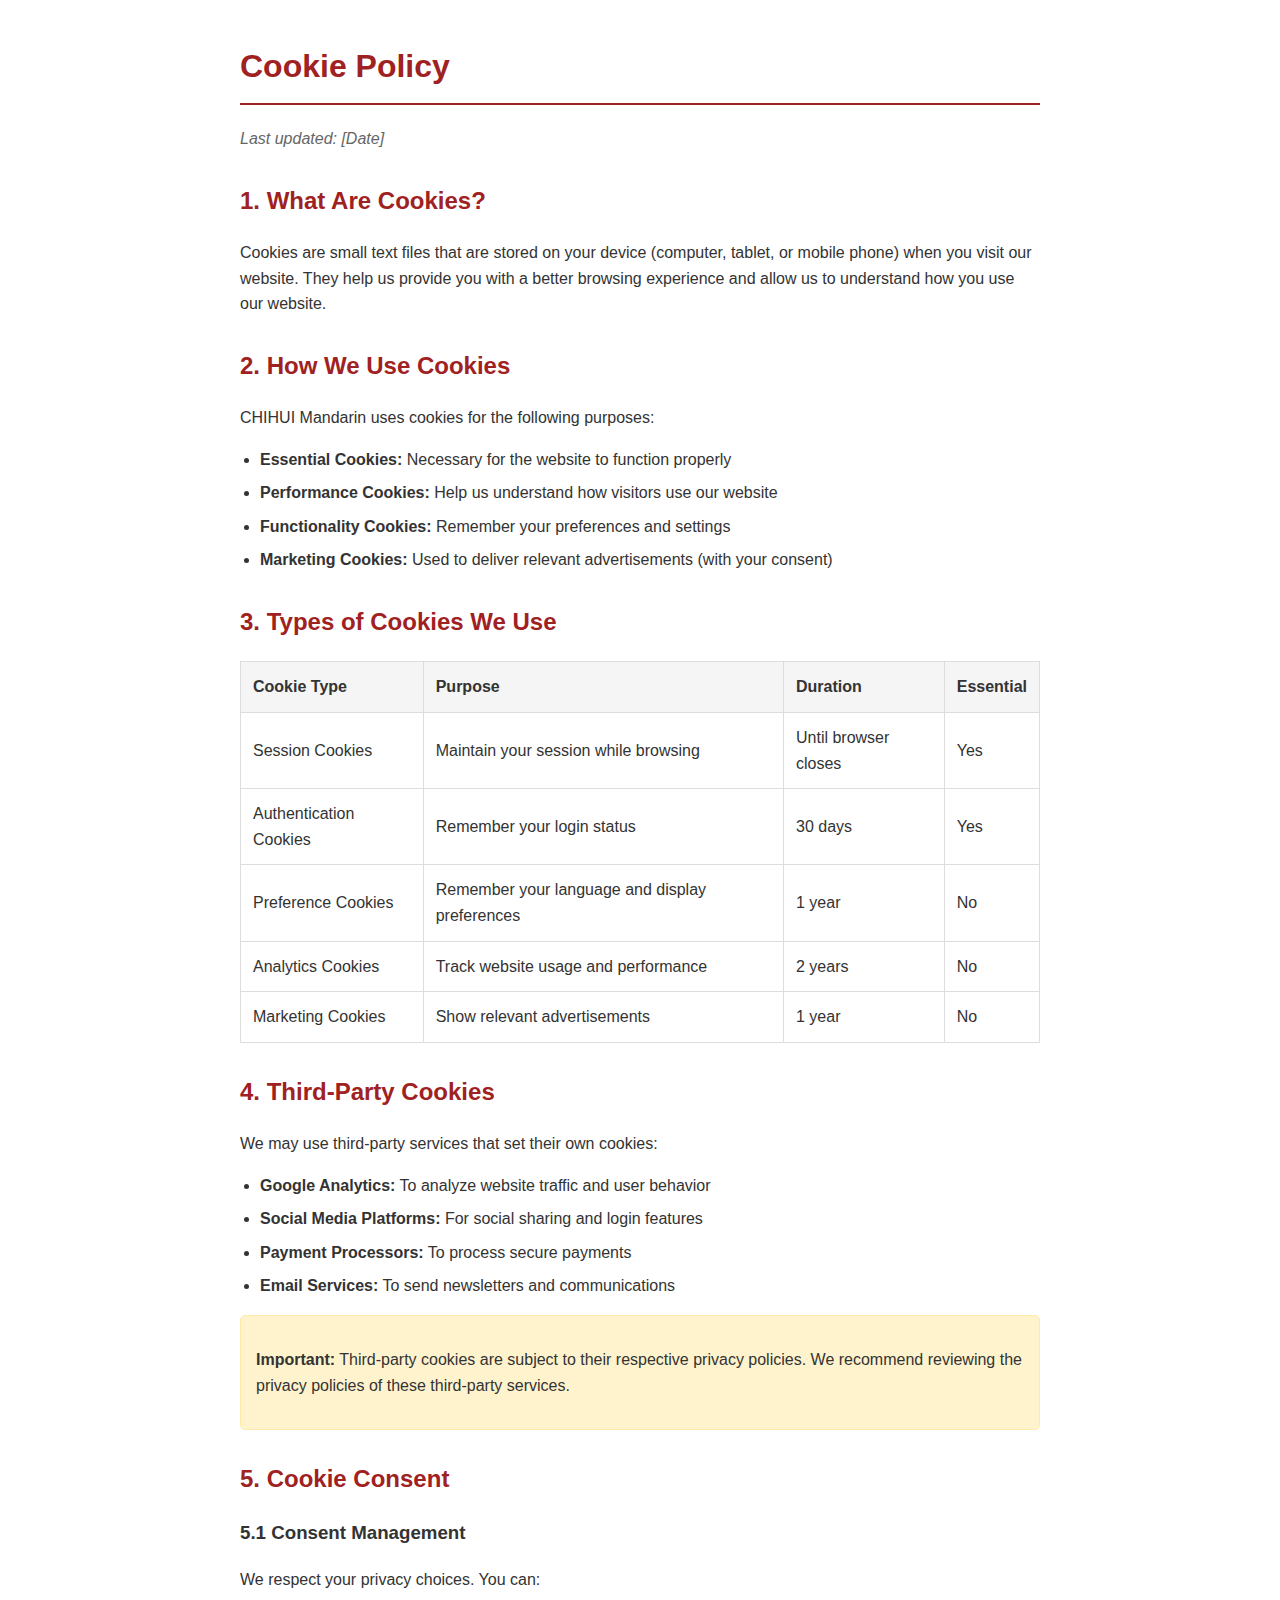
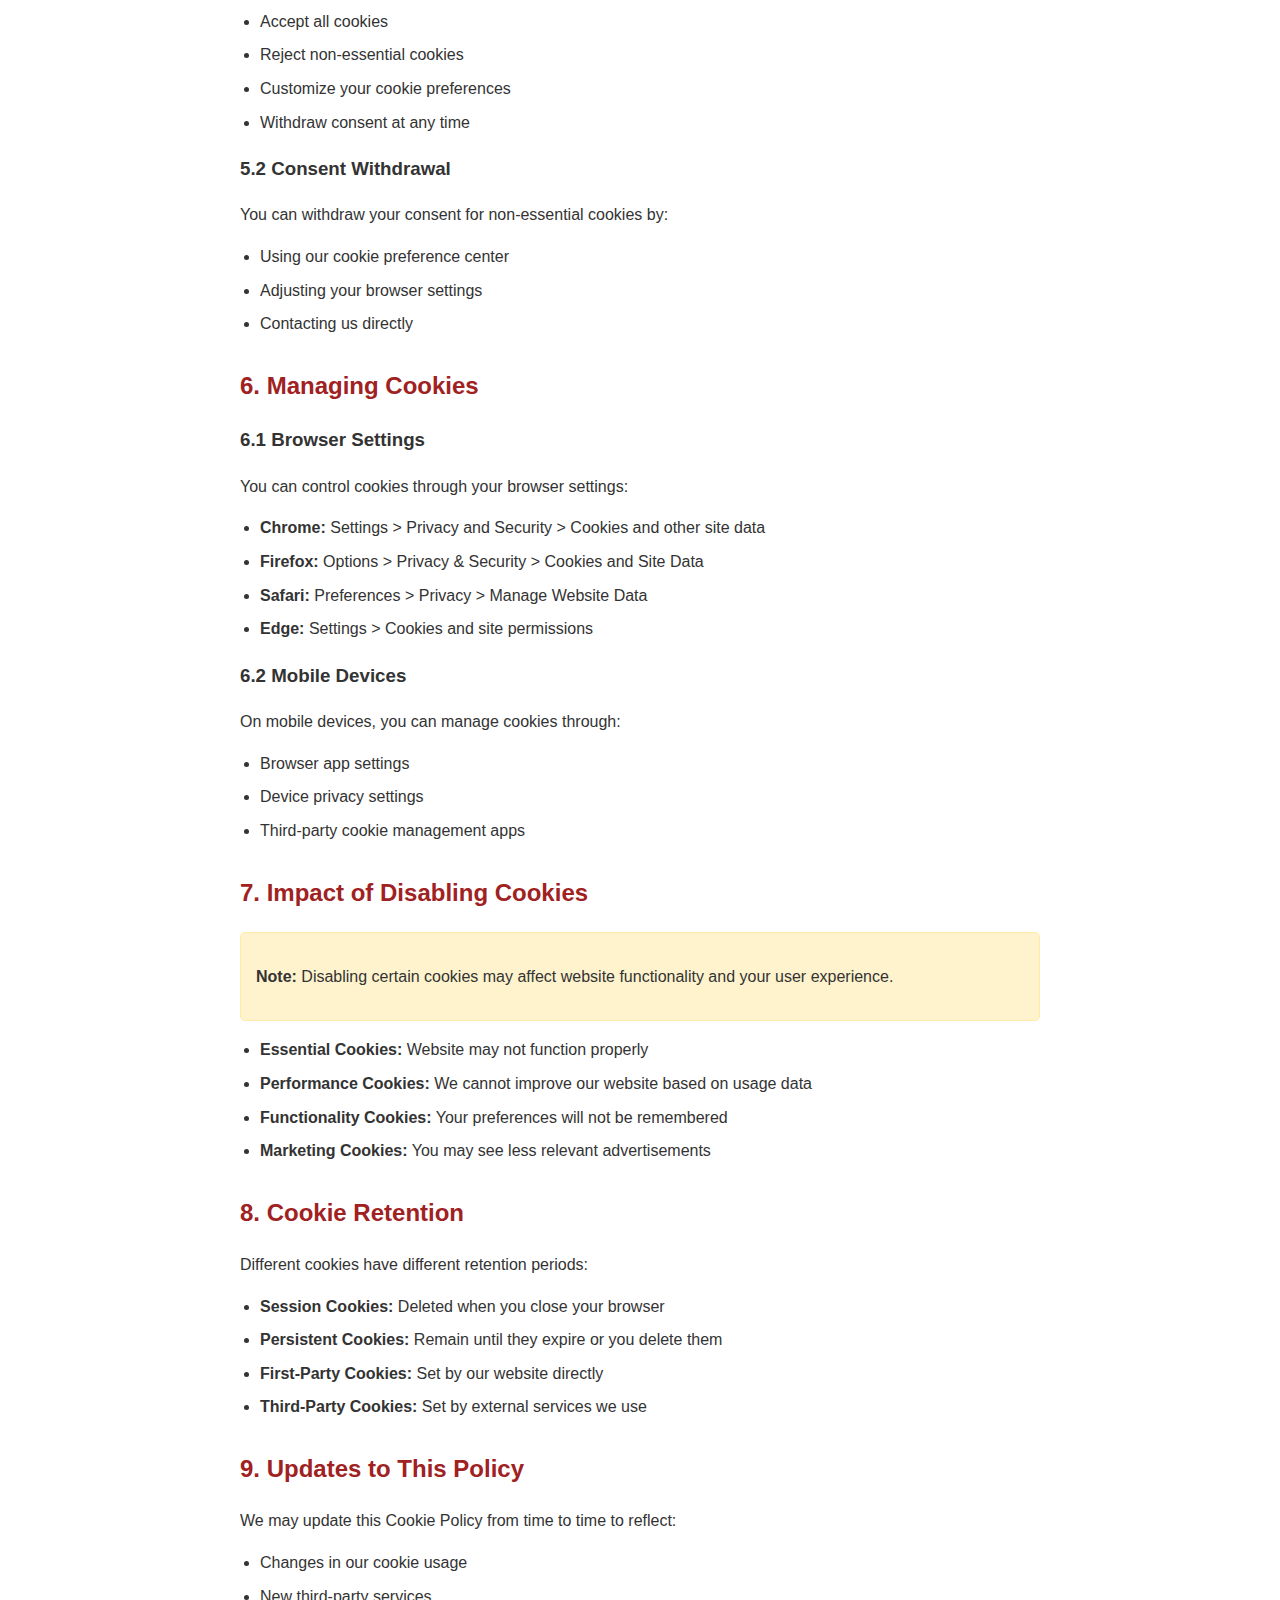
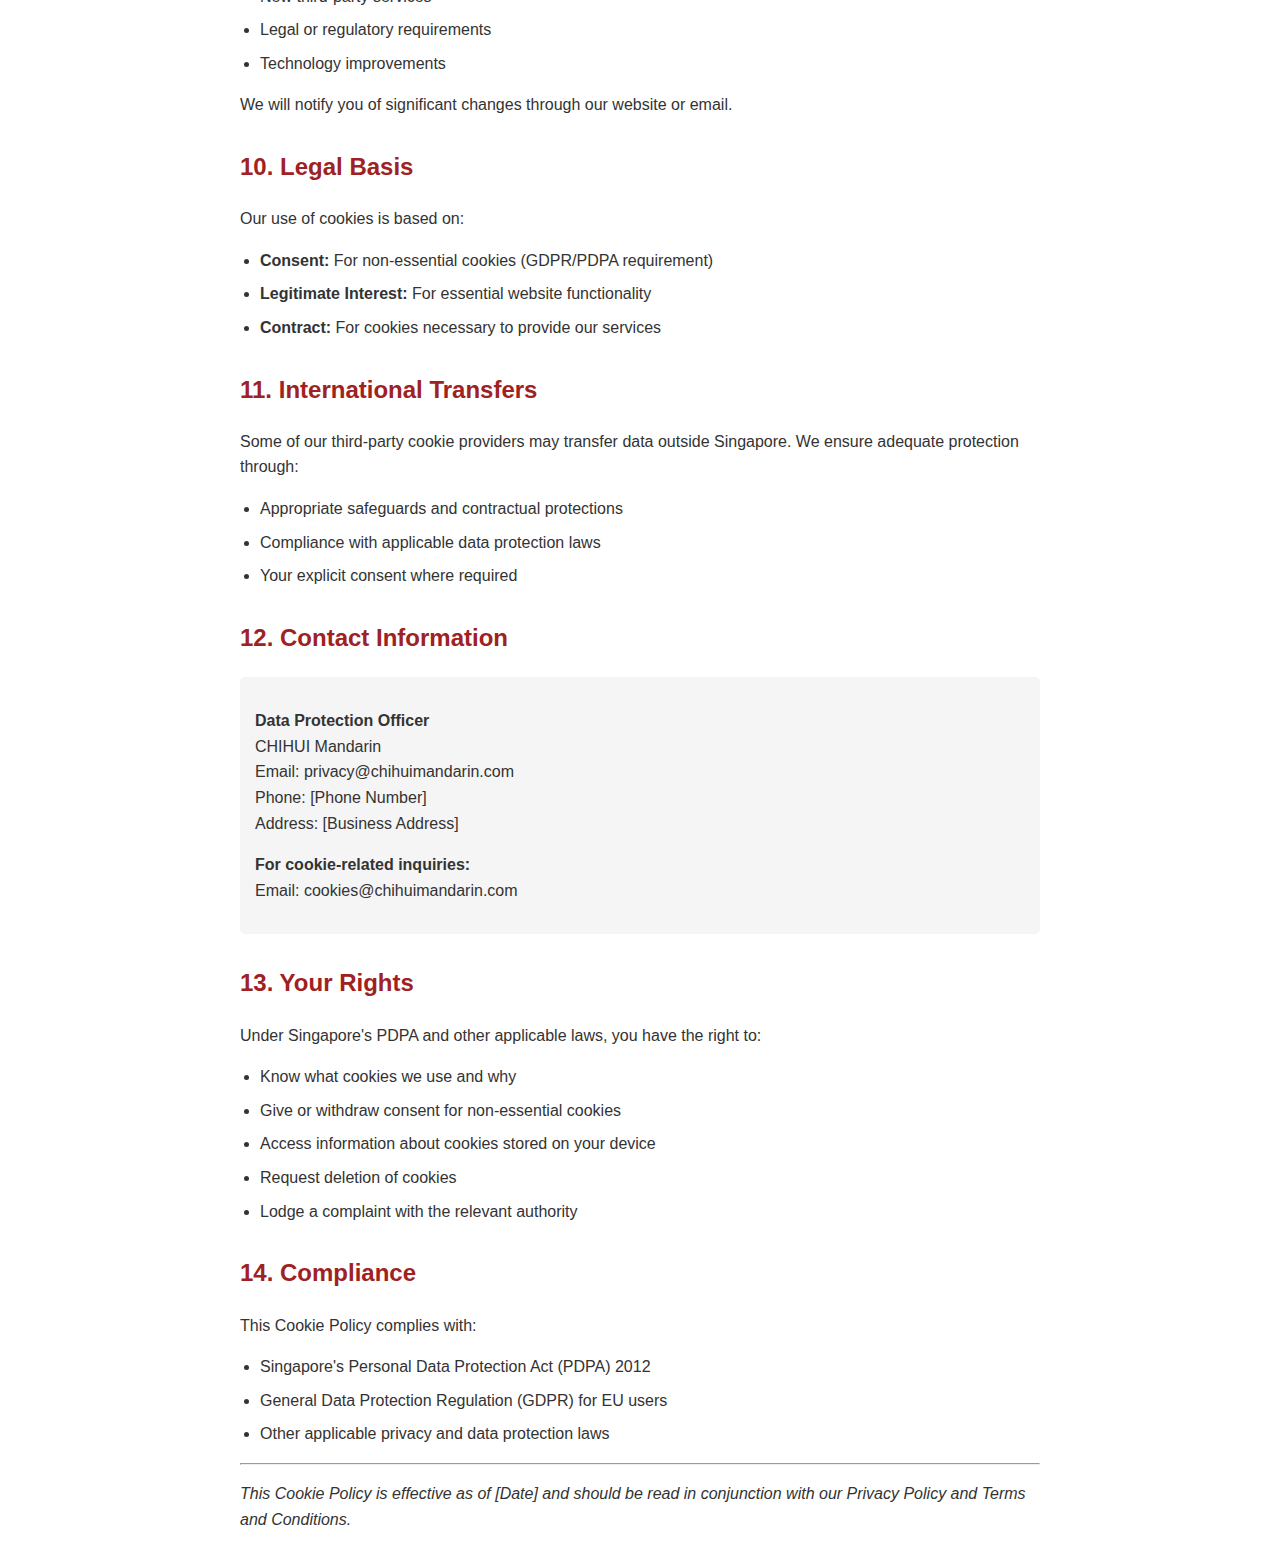
<file: cookie-policy.html>
<!DOCTYPE html>
<html lang="en">
<head>
    <meta charset="UTF-8">
    <meta name="viewport" content="width=device-width, initial-scale=1.0">
    <title>Cookie Policy - CHIHUI Mandarin</title>
    <style>
        body {
            font-family: Arial, sans-serif;
            line-height: 1.6;
            max-width: 800px;
            margin: 0 auto;
            padding: 20px;
            color: #333;
        }
        h1 {
            color: #9f2122;
            border-bottom: 2px solid #9f2122;
            padding-bottom: 10px;
        }
        h2 {
            color: #9f2122;
            margin-top: 30px;
        }
        .contact-info {
            background-color: #f5f5f5;
            padding: 15px;
            border-radius: 5px;
            margin: 20px 0;
        }
        .last-updated {
            font-style: italic;
            color: #666;
            margin-bottom: 20px;
        }
        ul {
            padding-left: 20px;
        }
        li {
            margin-bottom: 8px;
        }
        .cookie-table {
            width: 100%;
            border-collapse: collapse;
            margin: 20px 0;
        }
        .cookie-table th,
        .cookie-table td {
            border: 1px solid #ddd;
            padding: 12px;
            text-align: left;
        }
        .cookie-table th {
            background-color: #f5f5f5;
            font-weight: bold;
        }
        .important {
            background-color: #fff3cd;
            border: 1px solid #ffeaa7;
            padding: 15px;
            border-radius: 5px;
            margin: 15px 0;
        }
    </style>
</head>
<body>
    <h1>Cookie Policy</h1>
    <p class="last-updated">Last updated: [Date]</p>

    <h2>1. What Are Cookies?</h2>
    <p>Cookies are small text files that are stored on your device (computer, tablet, or mobile phone) when you visit our website. They help us provide you with a better browsing experience and allow us to understand how you use our website.</p>

    <h2>2. How We Use Cookies</h2>
    <p>CHIHUI Mandarin uses cookies for the following purposes:</p>
    <ul>
        <li><strong>Essential Cookies:</strong> Necessary for the website to function properly</li>
        <li><strong>Performance Cookies:</strong> Help us understand how visitors use our website</li>
        <li><strong>Functionality Cookies:</strong> Remember your preferences and settings</li>
        <li><strong>Marketing Cookies:</strong> Used to deliver relevant advertisements (with your consent)</li>
    </ul>

    <h2>3. Types of Cookies We Use</h2>
    <table class="cookie-table">
        <thead>
            <tr>
                <th>Cookie Type</th>
                <th>Purpose</th>
                <th>Duration</th>
                <th>Essential</th>
            </tr>
        </thead>
        <tbody>
            <tr>
                <td>Session Cookies</td>
                <td>Maintain your session while browsing</td>
                <td>Until browser closes</td>
                <td>Yes</td>
            </tr>
            <tr>
                <td>Authentication Cookies</td>
                <td>Remember your login status</td>
                <td>30 days</td>
                <td>Yes</td>
            </tr>
            <tr>
                <td>Preference Cookies</td>
                <td>Remember your language and display preferences</td>
                <td>1 year</td>
                <td>No</td>
            </tr>
            <tr>
                <td>Analytics Cookies</td>
                <td>Track website usage and performance</td>
                <td>2 years</td>
                <td>No</td>
            </tr>
            <tr>
                <td>Marketing Cookies</td>
                <td>Show relevant advertisements</td>
                <td>1 year</td>
                <td>No</td>
            </tr>
        </tbody>
    </table>

    <h2>4. Third-Party Cookies</h2>
    <p>We may use third-party services that set their own cookies:</p>
    <ul>
        <li><strong>Google Analytics:</strong> To analyze website traffic and user behavior</li>
        <li><strong>Social Media Platforms:</strong> For social sharing and login features</li>
        <li><strong>Payment Processors:</strong> To process secure payments</li>
        <li><strong>Email Services:</strong> To send newsletters and communications</li>
    </ul>

    <div class="important">
        <p><strong>Important:</strong> Third-party cookies are subject to their respective privacy policies. We recommend reviewing the privacy policies of these third-party services.</p>
    </div>

    <h2>5. Cookie Consent</h2>
    <h3>5.1 Consent Management</h3>
    <p>We respect your privacy choices. You can:</p>
    <ul>
        <li>Accept all cookies</li>
        <li>Reject non-essential cookies</li>
        <li>Customize your cookie preferences</li>
        <li>Withdraw consent at any time</li>
    </ul>

    <h3>5.2 Consent Withdrawal</h3>
    <p>You can withdraw your consent for non-essential cookies by:</p>
    <ul>
        <li>Using our cookie preference center</li>
        <li>Adjusting your browser settings</li>
        <li>Contacting us directly</li>
    </ul>

    <h2>6. Managing Cookies</h2>
    <h3>6.1 Browser Settings</h3>
    <p>You can control cookies through your browser settings:</p>
    <ul>
        <li><strong>Chrome:</strong> Settings > Privacy and Security > Cookies and other site data</li>
        <li><strong>Firefox:</strong> Options > Privacy & Security > Cookies and Site Data</li>
        <li><strong>Safari:</strong> Preferences > Privacy > Manage Website Data</li>
        <li><strong>Edge:</strong> Settings > Cookies and site permissions</li>
    </ul>

    <h3>6.2 Mobile Devices</h3>
    <p>On mobile devices, you can manage cookies through:</p>
    <ul>
        <li>Browser app settings</li>
        <li>Device privacy settings</li>
        <li>Third-party cookie management apps</li>
    </ul>

    <h2>7. Impact of Disabling Cookies</h2>
    <div class="important">
        <p><strong>Note:</strong> Disabling certain cookies may affect website functionality and your user experience.</p>
    </div>
    <ul>
        <li><strong>Essential Cookies:</strong> Website may not function properly</li>
        <li><strong>Performance Cookies:</strong> We cannot improve our website based on usage data</li>
        <li><strong>Functionality Cookies:</strong> Your preferences will not be remembered</li>
        <li><strong>Marketing Cookies:</strong> You may see less relevant advertisements</li>
    </ul>

    <h2>8. Cookie Retention</h2>
    <p>Different cookies have different retention periods:</p>
    <ul>
        <li><strong>Session Cookies:</strong> Deleted when you close your browser</li>
        <li><strong>Persistent Cookies:</strong> Remain until they expire or you delete them</li>
        <li><strong>First-Party Cookies:</strong> Set by our website directly</li>
        <li><strong>Third-Party Cookies:</strong> Set by external services we use</li>
    </ul>

    <h2>9. Updates to This Policy</h2>
    <p>We may update this Cookie Policy from time to time to reflect:</p>
    <ul>
        <li>Changes in our cookie usage</li>
        <li>New third-party services</li>
        <li>Legal or regulatory requirements</li>
        <li>Technology improvements</li>
    </ul>
    <p>We will notify you of significant changes through our website or email.</p>

    <h2>10. Legal Basis</h2>
    <p>Our use of cookies is based on:</p>
    <ul>
        <li><strong>Consent:</strong> For non-essential cookies (GDPR/PDPA requirement)</li>
        <li><strong>Legitimate Interest:</strong> For essential website functionality</li>
        <li><strong>Contract:</strong> For cookies necessary to provide our services</li>
    </ul>

    <h2>11. International Transfers</h2>
    <p>Some of our third-party cookie providers may transfer data outside Singapore. We ensure adequate protection through:</p>
    <ul>
        <li>Appropriate safeguards and contractual protections</li>
        <li>Compliance with applicable data protection laws</li>
        <li>Your explicit consent where required</li>
    </ul>

    <h2>12. Contact Information</h2>
    <div class="contact-info">
        <p><strong>Data Protection Officer</strong><br>
        CHIHUI Mandarin<br>
        Email: privacy@chihuimandarin.com<br>
        Phone: [Phone Number]<br>
        Address: [Business Address]</p>
        
        <p><strong>For cookie-related inquiries:</strong><br>
        Email: cookies@chihuimandarin.com</p>
    </div>

    <h2>13. Your Rights</h2>
    <p>Under Singapore's PDPA and other applicable laws, you have the right to:</p>
    <ul>
        <li>Know what cookies we use and why</li>
        <li>Give or withdraw consent for non-essential cookies</li>
        <li>Access information about cookies stored on your device</li>
        <li>Request deletion of cookies</li>
        <li>Lodge a complaint with the relevant authority</li>
    </ul>

    <h2>14. Compliance</h2>
    <p>This Cookie Policy complies with:</p>
    <ul>
        <li>Singapore's Personal Data Protection Act (PDPA) 2012</li>
        <li>General Data Protection Regulation (GDPR) for EU users</li>
        <li>Other applicable privacy and data protection laws</li>
    </ul>

    <hr>
    <p><em>This Cookie Policy is effective as of [Date] and should be read in conjunction with our Privacy Policy and Terms and Conditions.</em></p>
</body>
</html>
</file>
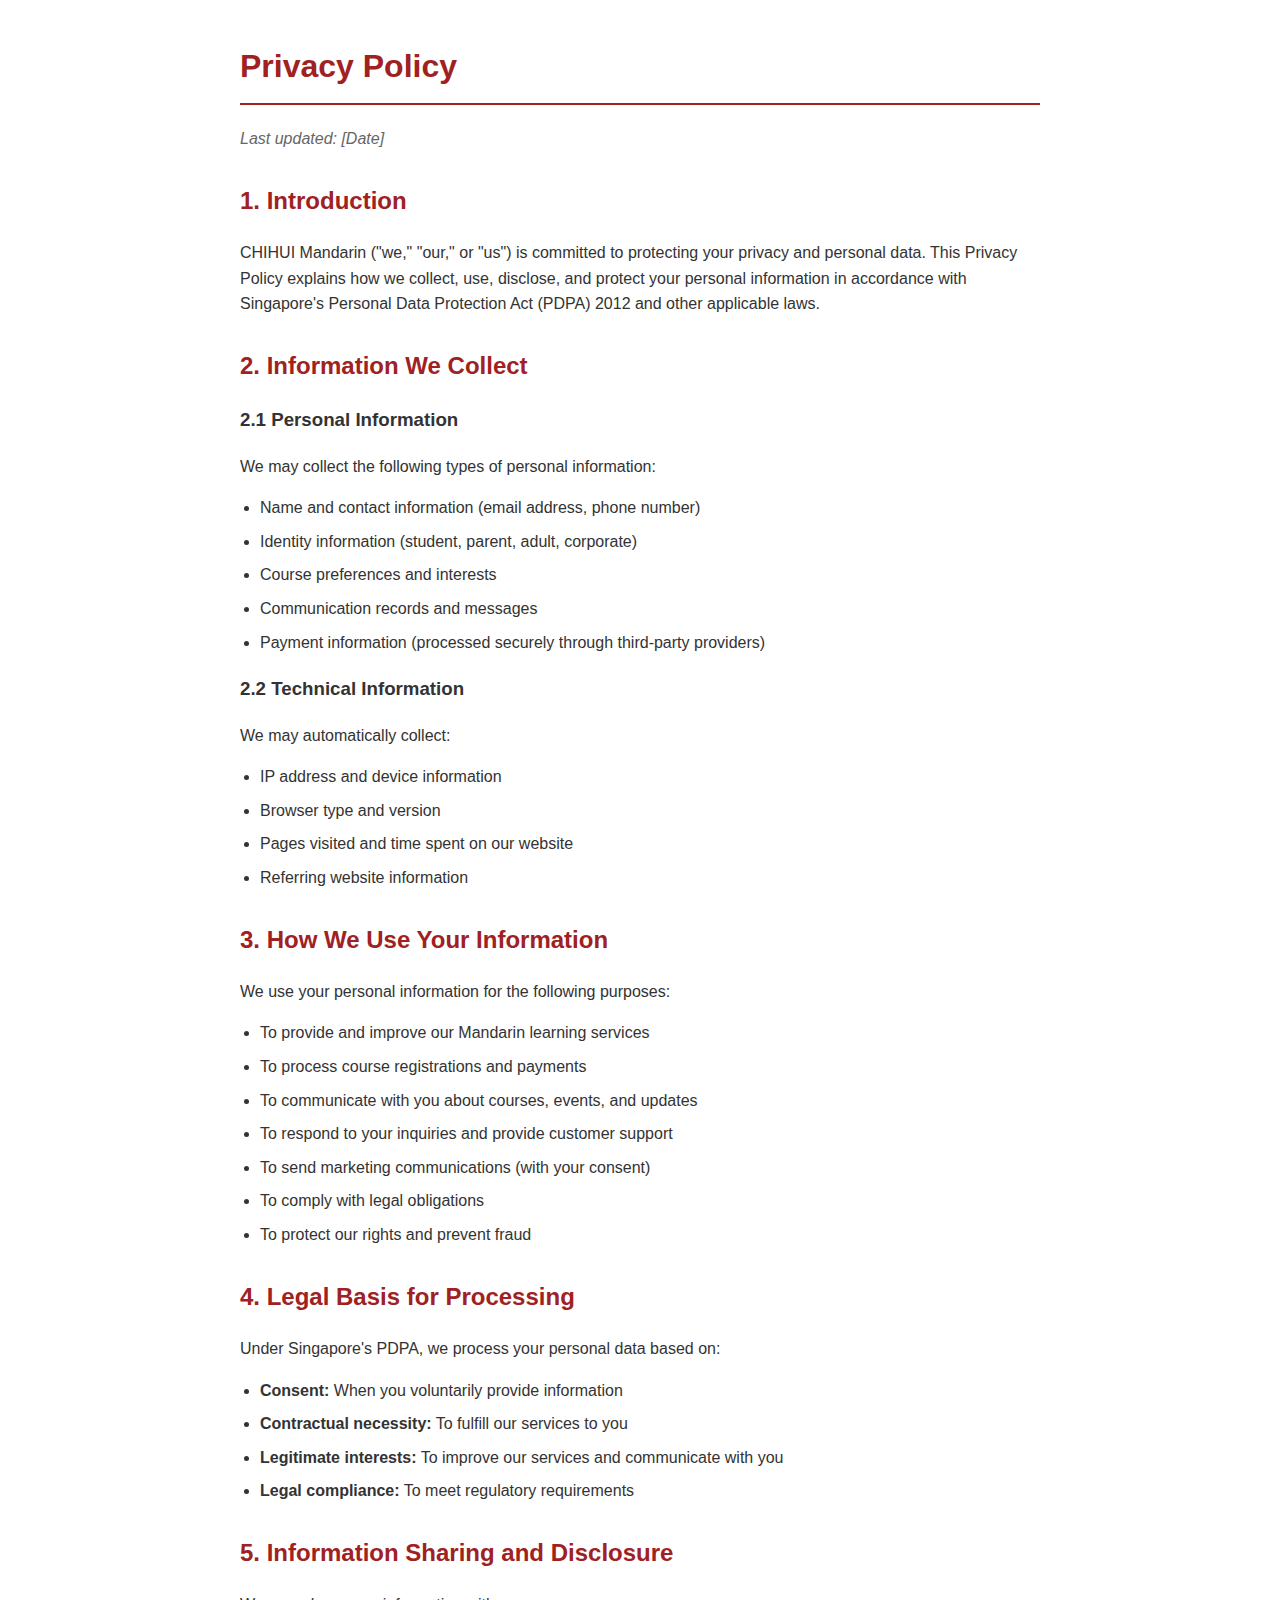
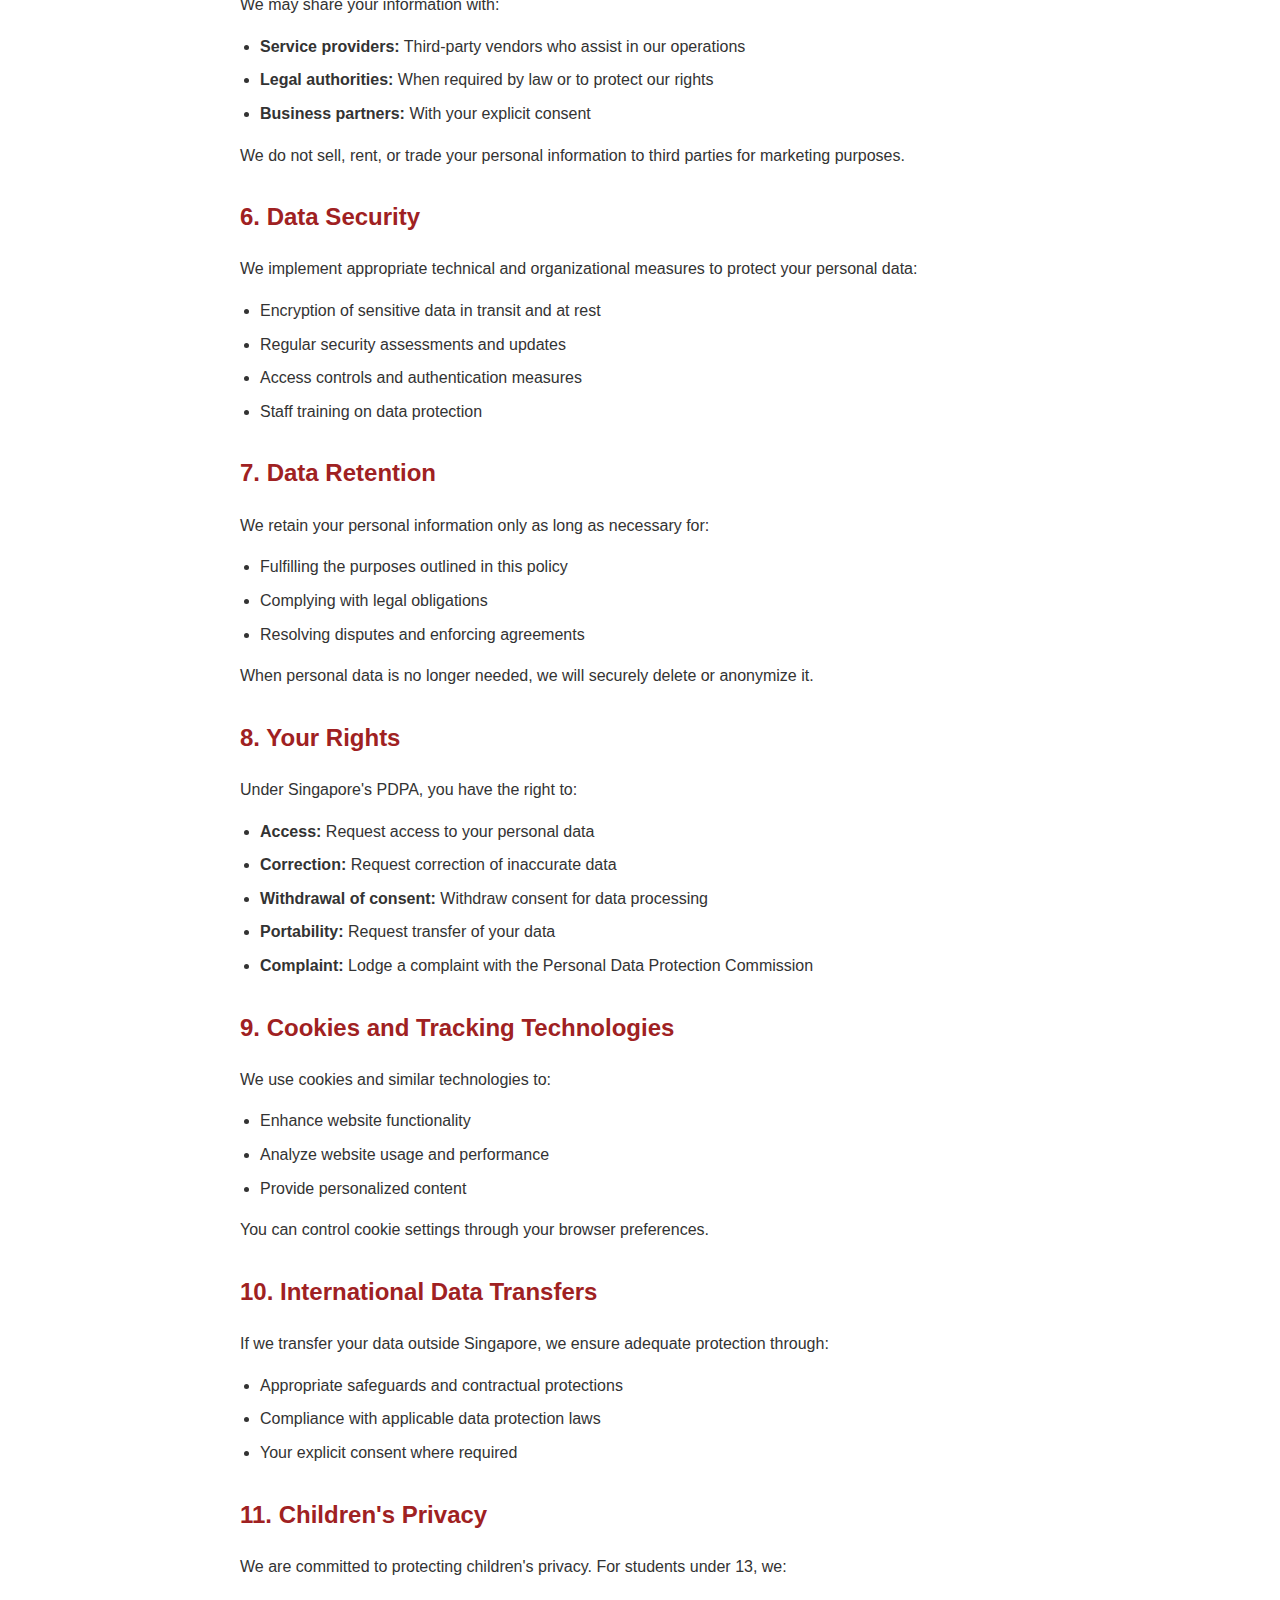
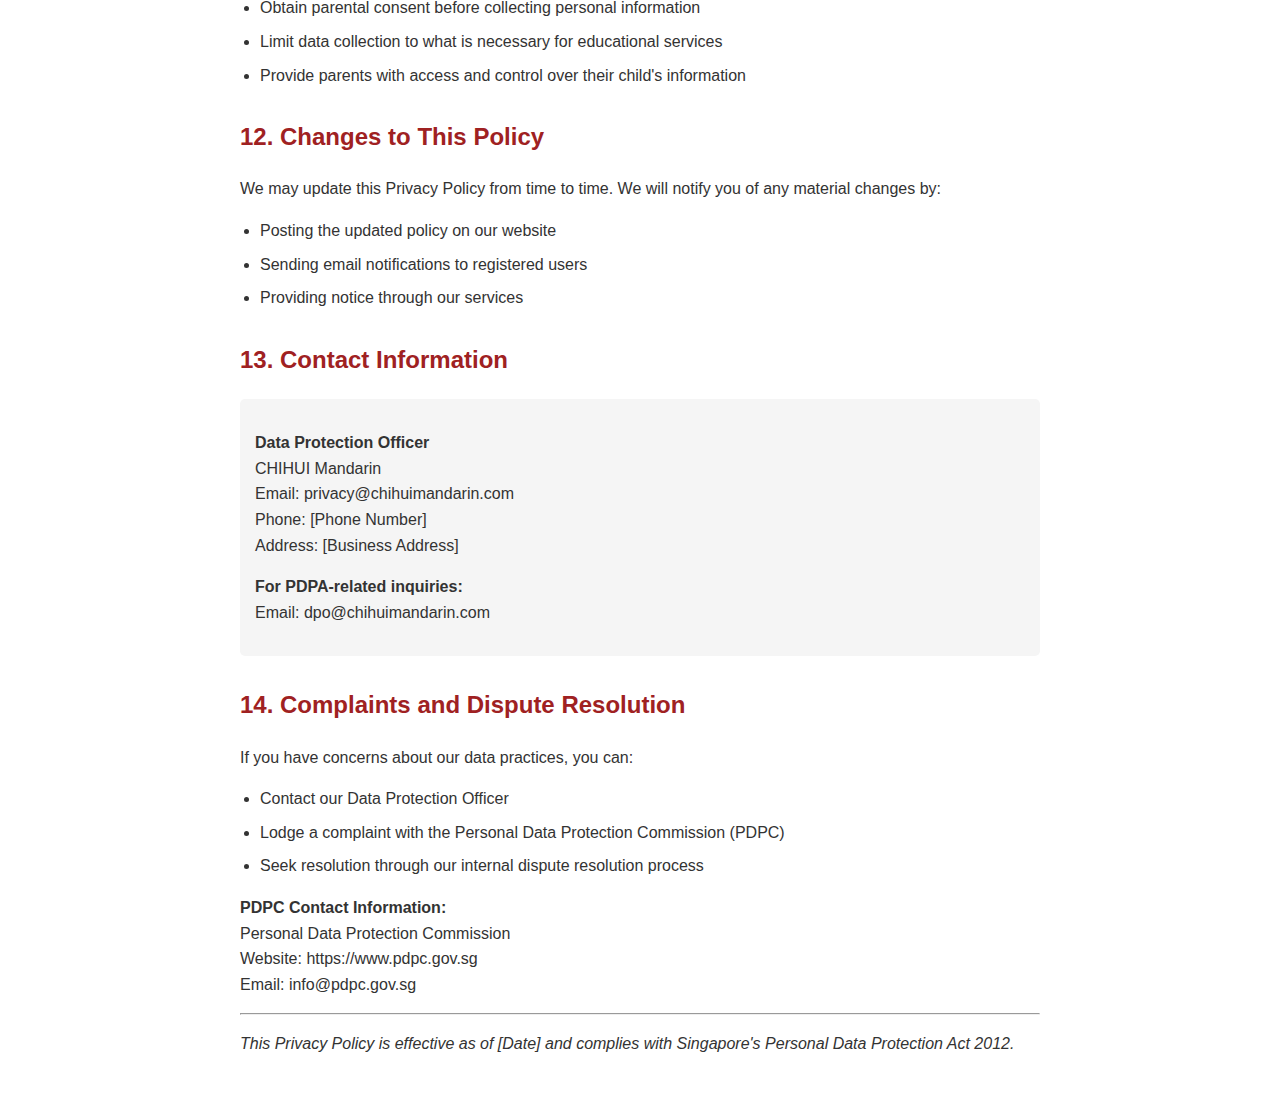
<file: privacy-policy.html>
<!DOCTYPE html>
<html lang="en">
<head>
    <meta charset="UTF-8">
    <meta name="viewport" content="width=device-width, initial-scale=1.0">
    <title>Privacy Policy - CHIHUI Mandarin</title>
    <style>
        body {
            font-family: Arial, sans-serif;
            line-height: 1.6;
            max-width: 800px;
            margin: 0 auto;
            padding: 20px;
            color: #333;
        }
        h1 {
            color: #9f2122;
            border-bottom: 2px solid #9f2122;
            padding-bottom: 10px;
        }
        h2 {
            color: #9f2122;
            margin-top: 30px;
        }
        .contact-info {
            background-color: #f5f5f5;
            padding: 15px;
            border-radius: 5px;
            margin: 20px 0;
        }
        .last-updated {
            font-style: italic;
            color: #666;
            margin-bottom: 20px;
        }
        ul {
            padding-left: 20px;
        }
        li {
            margin-bottom: 8px;
        }
    </style>
</head>
<body>
    <h1>Privacy Policy</h1>
    <p class="last-updated">Last updated: [Date]</p>

    <h2>1. Introduction</h2>
    <p>CHIHUI Mandarin ("we," "our," or "us") is committed to protecting your privacy and personal data. This Privacy Policy explains how we collect, use, disclose, and protect your personal information in accordance with Singapore's Personal Data Protection Act (PDPA) 2012 and other applicable laws.</p>

    <h2>2. Information We Collect</h2>
    <h3>2.1 Personal Information</h3>
    <p>We may collect the following types of personal information:</p>
    <ul>
        <li>Name and contact information (email address, phone number)</li>
        <li>Identity information (student, parent, adult, corporate)</li>
        <li>Course preferences and interests</li>
        <li>Communication records and messages</li>
        <li>Payment information (processed securely through third-party providers)</li>
    </ul>

    <h3>2.2 Technical Information</h3>
    <p>We may automatically collect:</p>
    <ul>
        <li>IP address and device information</li>
        <li>Browser type and version</li>
        <li>Pages visited and time spent on our website</li>
        <li>Referring website information</li>
    </ul>

    <h2>3. How We Use Your Information</h2>
    <p>We use your personal information for the following purposes:</p>
    <ul>
        <li>To provide and improve our Mandarin learning services</li>
        <li>To process course registrations and payments</li>
        <li>To communicate with you about courses, events, and updates</li>
        <li>To respond to your inquiries and provide customer support</li>
        <li>To send marketing communications (with your consent)</li>
        <li>To comply with legal obligations</li>
        <li>To protect our rights and prevent fraud</li>
    </ul>

    <h2>4. Legal Basis for Processing</h2>
    <p>Under Singapore's PDPA, we process your personal data based on:</p>
    <ul>
        <li><strong>Consent:</strong> When you voluntarily provide information</li>
        <li><strong>Contractual necessity:</strong> To fulfill our services to you</li>
        <li><strong>Legitimate interests:</strong> To improve our services and communicate with you</li>
        <li><strong>Legal compliance:</strong> To meet regulatory requirements</li>
    </ul>

    <h2>5. Information Sharing and Disclosure</h2>
    <p>We may share your information with:</p>
    <ul>
        <li><strong>Service providers:</strong> Third-party vendors who assist in our operations</li>
        <li><strong>Legal authorities:</strong> When required by law or to protect our rights</li>
        <li><strong>Business partners:</strong> With your explicit consent</li>
    </ul>
    <p>We do not sell, rent, or trade your personal information to third parties for marketing purposes.</p>

    <h2>6. Data Security</h2>
    <p>We implement appropriate technical and organizational measures to protect your personal data:</p>
    <ul>
        <li>Encryption of sensitive data in transit and at rest</li>
        <li>Regular security assessments and updates</li>
        <li>Access controls and authentication measures</li>
        <li>Staff training on data protection</li>
    </ul>

    <h2>7. Data Retention</h2>
    <p>We retain your personal information only as long as necessary for:</p>
    <ul>
        <li>Fulfilling the purposes outlined in this policy</li>
        <li>Complying with legal obligations</li>
        <li>Resolving disputes and enforcing agreements</li>
    </ul>
    <p>When personal data is no longer needed, we will securely delete or anonymize it.</p>

    <h2>8. Your Rights</h2>
    <p>Under Singapore's PDPA, you have the right to:</p>
    <ul>
        <li><strong>Access:</strong> Request access to your personal data</li>
        <li><strong>Correction:</strong> Request correction of inaccurate data</li>
        <li><strong>Withdrawal of consent:</strong> Withdraw consent for data processing</li>
        <li><strong>Portability:</strong> Request transfer of your data</li>
        <li><strong>Complaint:</strong> Lodge a complaint with the Personal Data Protection Commission</li>
    </ul>

    <h2>9. Cookies and Tracking Technologies</h2>
    <p>We use cookies and similar technologies to:</p>
    <ul>
        <li>Enhance website functionality</li>
        <li>Analyze website usage and performance</li>
        <li>Provide personalized content</li>
    </ul>
    <p>You can control cookie settings through your browser preferences.</p>

    <h2>10. International Data Transfers</h2>
    <p>If we transfer your data outside Singapore, we ensure adequate protection through:</p>
    <ul>
        <li>Appropriate safeguards and contractual protections</li>
        <li>Compliance with applicable data protection laws</li>
        <li>Your explicit consent where required</li>
    </ul>

    <h2>11. Children's Privacy</h2>
    <p>We are committed to protecting children's privacy. For students under 13, we:</p>
    <ul>
        <li>Obtain parental consent before collecting personal information</li>
        <li>Limit data collection to what is necessary for educational services</li>
        <li>Provide parents with access and control over their child's information</li>
    </ul>

    <h2>12. Changes to This Policy</h2>
    <p>We may update this Privacy Policy from time to time. We will notify you of any material changes by:</p>
    <ul>
        <li>Posting the updated policy on our website</li>
        <li>Sending email notifications to registered users</li>
        <li>Providing notice through our services</li>
    </ul>

    <h2>13. Contact Information</h2>
    <div class="contact-info">
        <p><strong>Data Protection Officer</strong><br>
        CHIHUI Mandarin<br>
        Email: privacy@chihuimandarin.com<br>
        Phone: [Phone Number]<br>
        Address: [Business Address]</p>
        
        <p><strong>For PDPA-related inquiries:</strong><br>
        Email: dpo@chihuimandarin.com</p>
    </div>

    <h2>14. Complaints and Dispute Resolution</h2>
    <p>If you have concerns about our data practices, you can:</p>
    <ul>
        <li>Contact our Data Protection Officer</li>
        <li>Lodge a complaint with the Personal Data Protection Commission (PDPC)</li>
        <li>Seek resolution through our internal dispute resolution process</li>
    </ul>

    <p><strong>PDPC Contact Information:</strong><br>
    Personal Data Protection Commission<br>
    Website: https://www.pdpc.gov.sg<br>
    Email: info@pdpc.gov.sg</p>

    <hr>
    <p><em>This Privacy Policy is effective as of [Date] and complies with Singapore's Personal Data Protection Act 2012.</em></p>
</body>
</html>
</file>
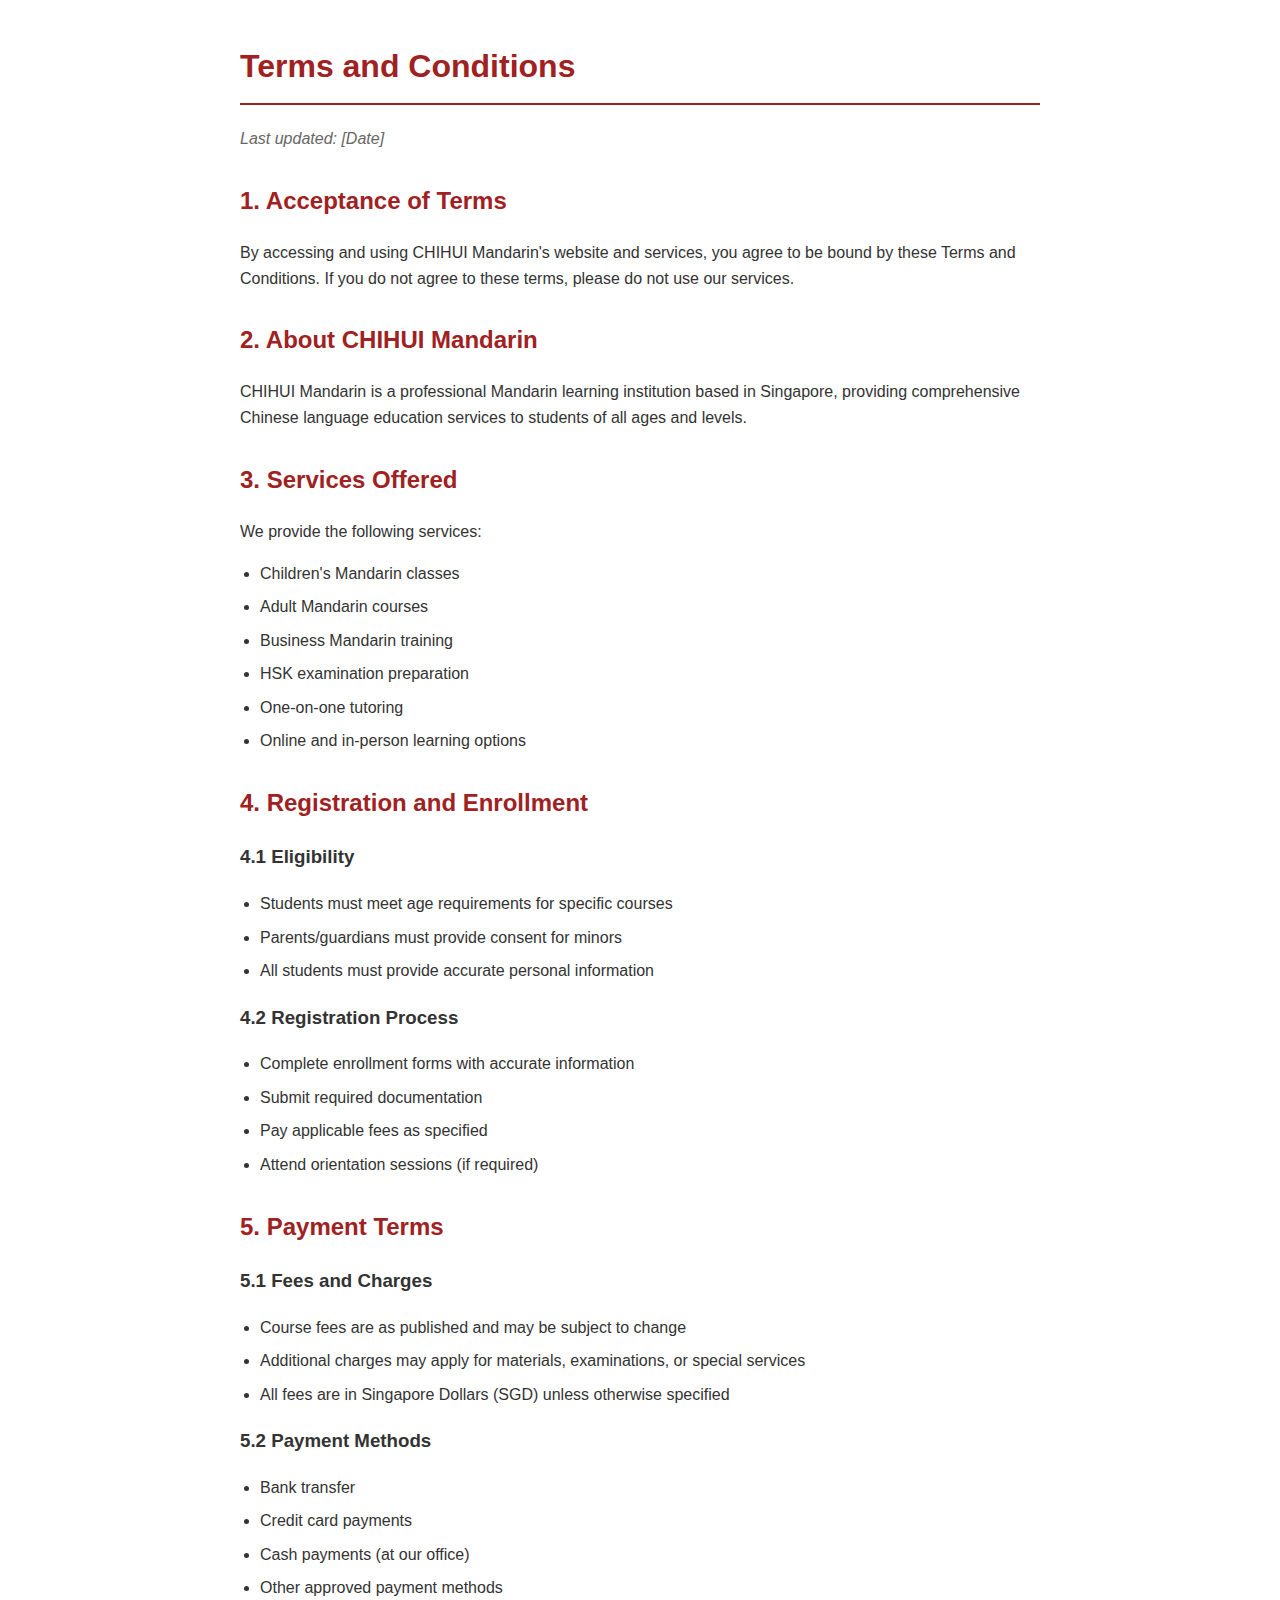
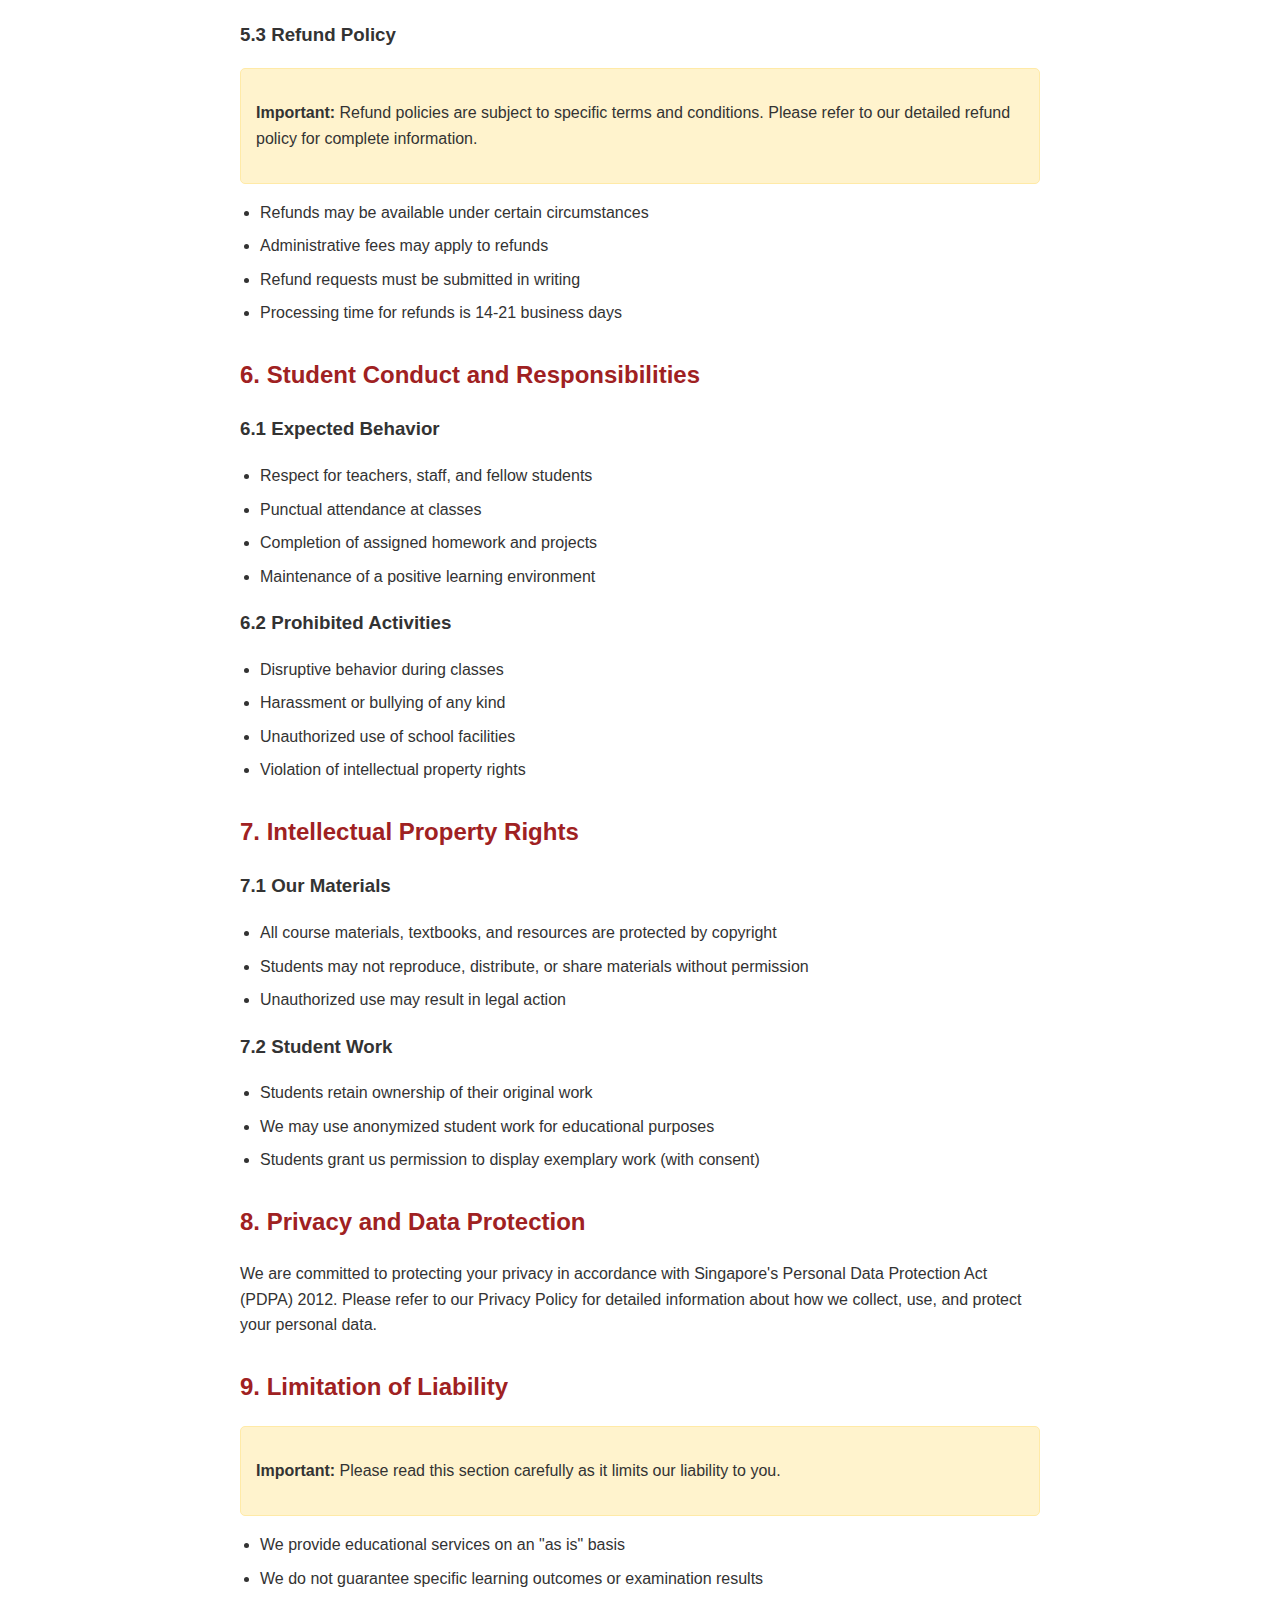
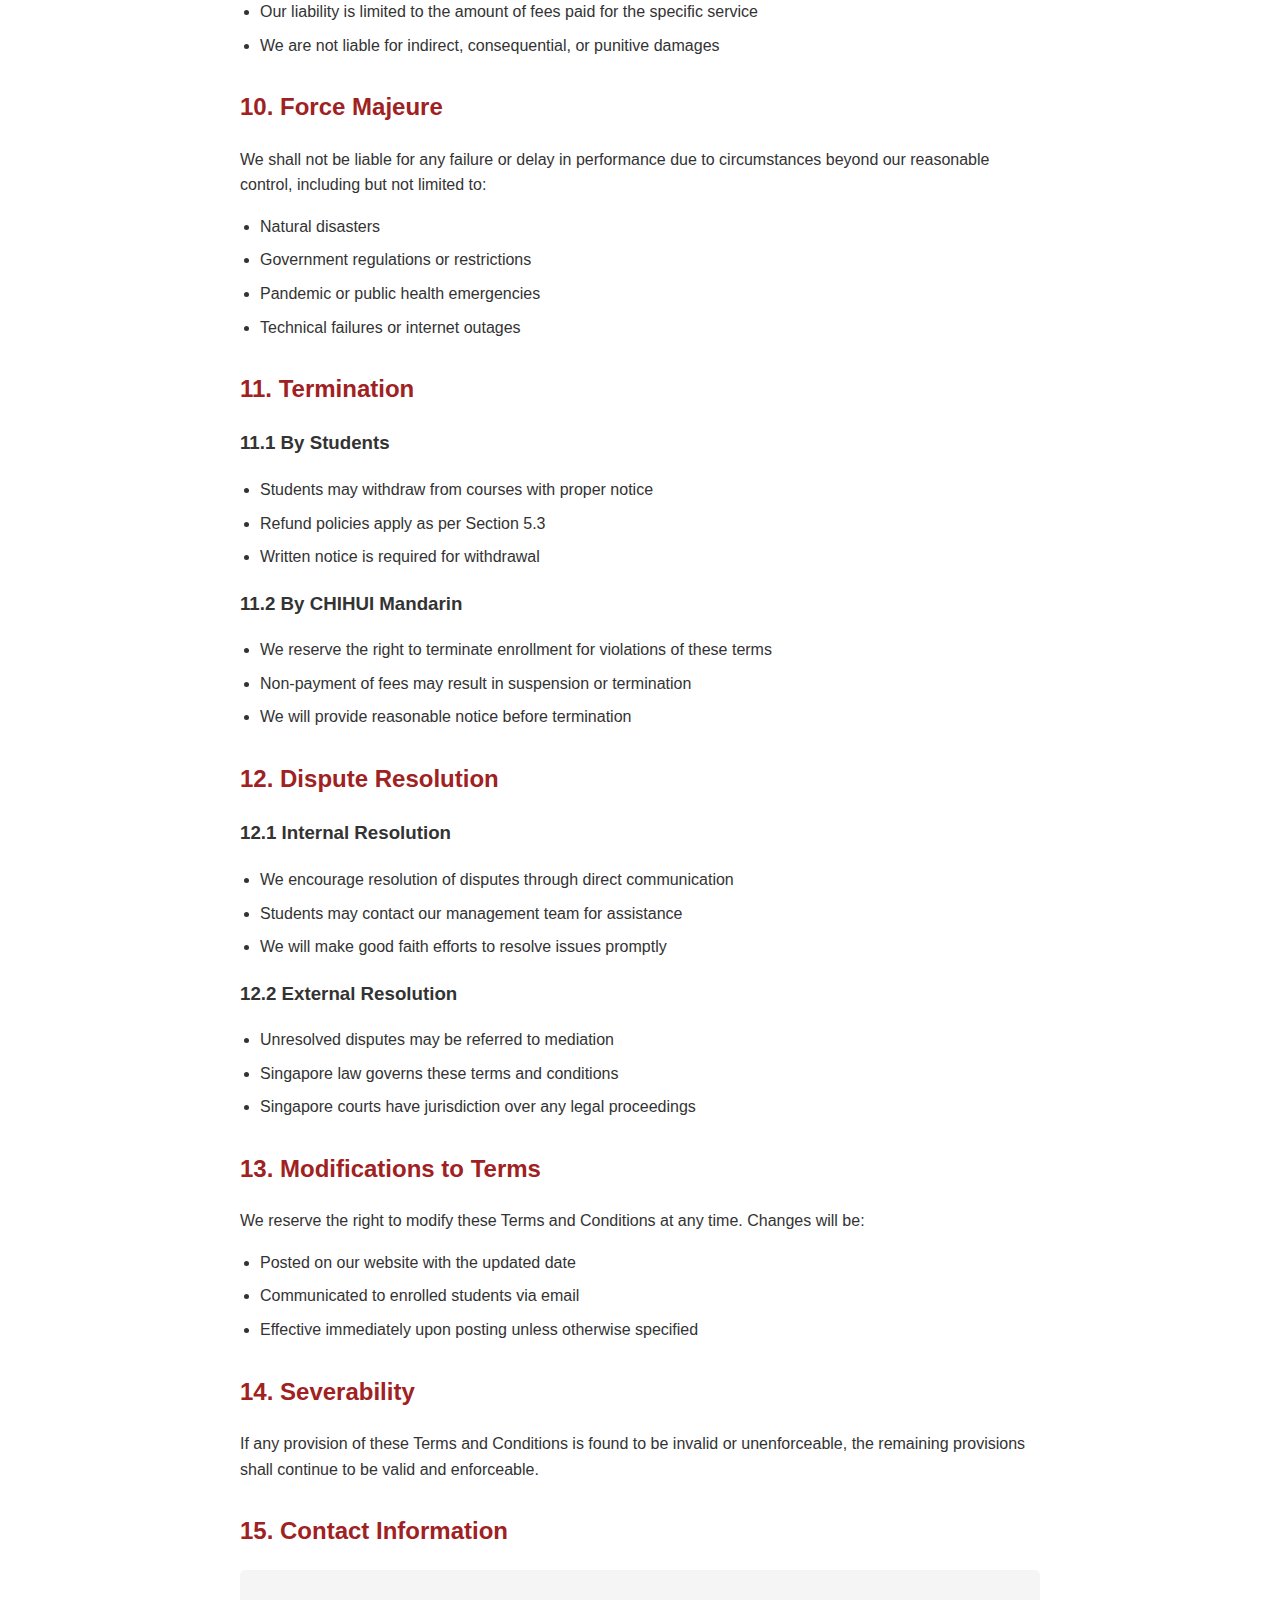
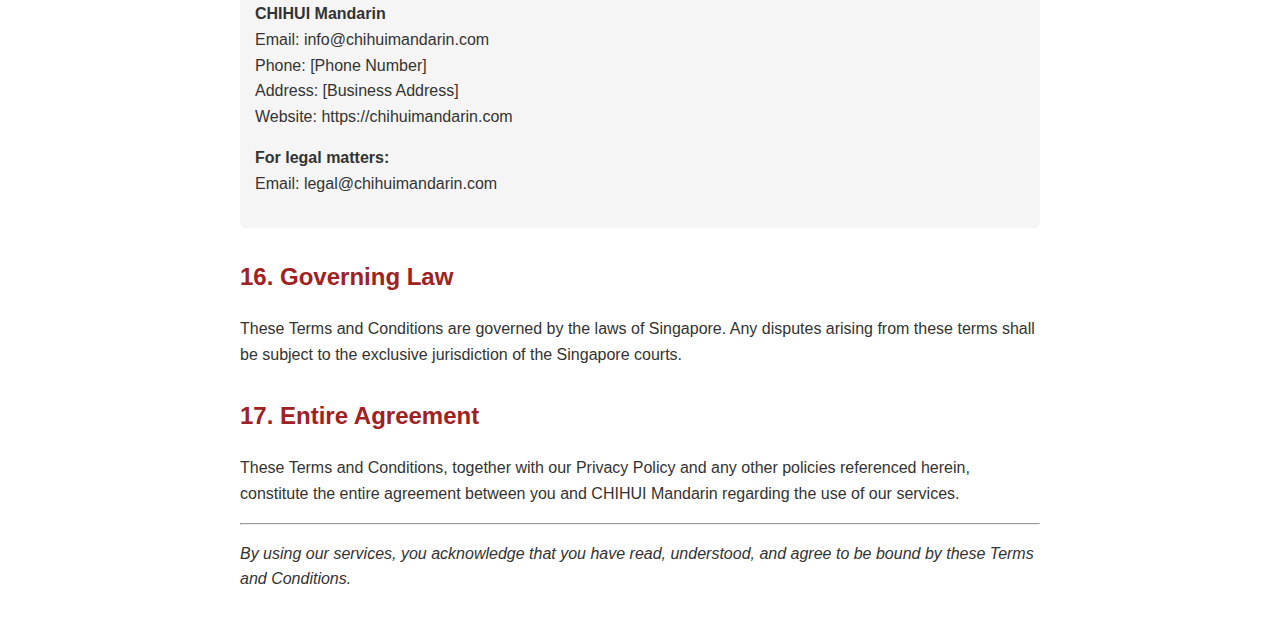
<file: terms-conditions.html>
<!DOCTYPE html>
<html lang="en">
<head>
    <meta charset="UTF-8">
    <meta name="viewport" content="width=device-width, initial-scale=1.0">
    <title>Terms and Conditions - CHIHUI Mandarin</title>
    <style>
        body {
            font-family: Arial, sans-serif;
            line-height: 1.6;
            max-width: 800px;
            margin: 0 auto;
            padding: 20px;
            color: #333;
        }
        h1 {
            color: #9f2122;
            border-bottom: 2px solid #9f2122;
            padding-bottom: 10px;
        }
        h2 {
            color: #9f2122;
            margin-top: 30px;
        }
        .contact-info {
            background-color: #f5f5f5;
            padding: 15px;
            border-radius: 5px;
            margin: 20px 0;
        }
        .last-updated {
            font-style: italic;
            color: #666;
            margin-bottom: 20px;
        }
        ul {
            padding-left: 20px;
        }
        li {
            margin-bottom: 8px;
        }
        .important {
            background-color: #fff3cd;
            border: 1px solid #ffeaa7;
            padding: 15px;
            border-radius: 5px;
            margin: 15px 0;
        }
    </style>
</head>
<body>
    <h1>Terms and Conditions</h1>
    <p class="last-updated">Last updated: [Date]</p>

    <h2>1. Acceptance of Terms</h2>
    <p>By accessing and using CHIHUI Mandarin's website and services, you agree to be bound by these Terms and Conditions. If you do not agree to these terms, please do not use our services.</p>

    <h2>2. About CHIHUI Mandarin</h2>
    <p>CHIHUI Mandarin is a professional Mandarin learning institution based in Singapore, providing comprehensive Chinese language education services to students of all ages and levels.</p>

    <h2>3. Services Offered</h2>
    <p>We provide the following services:</p>
    <ul>
        <li>Children's Mandarin classes</li>
        <li>Adult Mandarin courses</li>
        <li>Business Mandarin training</li>
        <li>HSK examination preparation</li>
        <li>One-on-one tutoring</li>
        <li>Online and in-person learning options</li>
    </ul>

    <h2>4. Registration and Enrollment</h2>
    <h3>4.1 Eligibility</h3>
    <ul>
        <li>Students must meet age requirements for specific courses</li>
        <li>Parents/guardians must provide consent for minors</li>
        <li>All students must provide accurate personal information</li>
    </ul>

    <h3>4.2 Registration Process</h3>
    <ul>
        <li>Complete enrollment forms with accurate information</li>
        <li>Submit required documentation</li>
        <li>Pay applicable fees as specified</li>
        <li>Attend orientation sessions (if required)</li>
    </ul>

    <h2>5. Payment Terms</h2>
    <h3>5.1 Fees and Charges</h3>
    <ul>
        <li>Course fees are as published and may be subject to change</li>
        <li>Additional charges may apply for materials, examinations, or special services</li>
        <li>All fees are in Singapore Dollars (SGD) unless otherwise specified</li>
    </ul>

    <h3>5.2 Payment Methods</h3>
    <ul>
        <li>Bank transfer</li>
        <li>Credit card payments</li>
        <li>Cash payments (at our office)</li>
        <li>Other approved payment methods</li>
    </ul>

    <h3>5.3 Refund Policy</h3>
    <div class="important">
        <p><strong>Important:</strong> Refund policies are subject to specific terms and conditions. Please refer to our detailed refund policy for complete information.</p>
    </div>
    <ul>
        <li>Refunds may be available under certain circumstances</li>
        <li>Administrative fees may apply to refunds</li>
        <li>Refund requests must be submitted in writing</li>
        <li>Processing time for refunds is 14-21 business days</li>
    </ul>

    <h2>6. Student Conduct and Responsibilities</h2>
    <h3>6.1 Expected Behavior</h3>
    <ul>
        <li>Respect for teachers, staff, and fellow students</li>
        <li>Punctual attendance at classes</li>
        <li>Completion of assigned homework and projects</li>
        <li>Maintenance of a positive learning environment</li>
    </ul>

    <h3>6.2 Prohibited Activities</h3>
    <ul>
        <li>Disruptive behavior during classes</li>
        <li>Harassment or bullying of any kind</li>
        <li>Unauthorized use of school facilities</li>
        <li>Violation of intellectual property rights</li>
    </ul>

    <h2>7. Intellectual Property Rights</h2>
    <h3>7.1 Our Materials</h3>
    <ul>
        <li>All course materials, textbooks, and resources are protected by copyright</li>
        <li>Students may not reproduce, distribute, or share materials without permission</li>
        <li>Unauthorized use may result in legal action</li>
    </ul>

    <h3>7.2 Student Work</h3>
    <ul>
        <li>Students retain ownership of their original work</li>
        <li>We may use anonymized student work for educational purposes</li>
        <li>Students grant us permission to display exemplary work (with consent)</li>
    </ul>

    <h2>8. Privacy and Data Protection</h2>
    <p>We are committed to protecting your privacy in accordance with Singapore's Personal Data Protection Act (PDPA) 2012. Please refer to our Privacy Policy for detailed information about how we collect, use, and protect your personal data.</p>

    <h2>9. Limitation of Liability</h2>
    <div class="important">
        <p><strong>Important:</strong> Please read this section carefully as it limits our liability to you.</p>
    </div>
    <ul>
        <li>We provide educational services on an "as is" basis</li>
        <li>We do not guarantee specific learning outcomes or examination results</li>
        <li>Our liability is limited to the amount of fees paid for the specific service</li>
        <li>We are not liable for indirect, consequential, or punitive damages</li>
    </ul>

    <h2>10. Force Majeure</h2>
    <p>We shall not be liable for any failure or delay in performance due to circumstances beyond our reasonable control, including but not limited to:</p>
    <ul>
        <li>Natural disasters</li>
        <li>Government regulations or restrictions</li>
        <li>Pandemic or public health emergencies</li>
        <li>Technical failures or internet outages</li>
    </ul>

    <h2>11. Termination</h2>
    <h3>11.1 By Students</h3>
    <ul>
        <li>Students may withdraw from courses with proper notice</li>
        <li>Refund policies apply as per Section 5.3</li>
        <li>Written notice is required for withdrawal</li>
    </ul>

    <h3>11.2 By CHIHUI Mandarin</h3>
    <ul>
        <li>We reserve the right to terminate enrollment for violations of these terms</li>
        <li>Non-payment of fees may result in suspension or termination</li>
        <li>We will provide reasonable notice before termination</li>
    </ul>

    <h2>12. Dispute Resolution</h2>
    <h3>12.1 Internal Resolution</h3>
    <ul>
        <li>We encourage resolution of disputes through direct communication</li>
        <li>Students may contact our management team for assistance</li>
        <li>We will make good faith efforts to resolve issues promptly</li>
    </ul>

    <h3>12.2 External Resolution</h3>
    <ul>
        <li>Unresolved disputes may be referred to mediation</li>
        <li>Singapore law governs these terms and conditions</li>
        <li>Singapore courts have jurisdiction over any legal proceedings</li>
    </ul>

    <h2>13. Modifications to Terms</h2>
    <p>We reserve the right to modify these Terms and Conditions at any time. Changes will be:</p>
    <ul>
        <li>Posted on our website with the updated date</li>
        <li>Communicated to enrolled students via email</li>
        <li>Effective immediately upon posting unless otherwise specified</li>
    </ul>

    <h2>14. Severability</h2>
    <p>If any provision of these Terms and Conditions is found to be invalid or unenforceable, the remaining provisions shall continue to be valid and enforceable.</p>

    <h2>15. Contact Information</h2>
    <div class="contact-info">
        <p><strong>CHIHUI Mandarin</strong><br>
        Email: info@chihuimandarin.com<br>
        Phone: [Phone Number]<br>
        Address: [Business Address]<br>
        Website: https://chihuimandarin.com</p>
        
        <p><strong>For legal matters:</strong><br>
        Email: legal@chihuimandarin.com</p>
    </div>

    <h2>16. Governing Law</h2>
    <p>These Terms and Conditions are governed by the laws of Singapore. Any disputes arising from these terms shall be subject to the exclusive jurisdiction of the Singapore courts.</p>

    <h2>17. Entire Agreement</h2>
    <p>These Terms and Conditions, together with our Privacy Policy and any other policies referenced herein, constitute the entire agreement between you and CHIHUI Mandarin regarding the use of our services.</p>

    <hr>
    <p><em>By using our services, you acknowledge that you have read, understood, and agree to be bound by these Terms and Conditions.</em></p>
</body>
</html>
</file>
